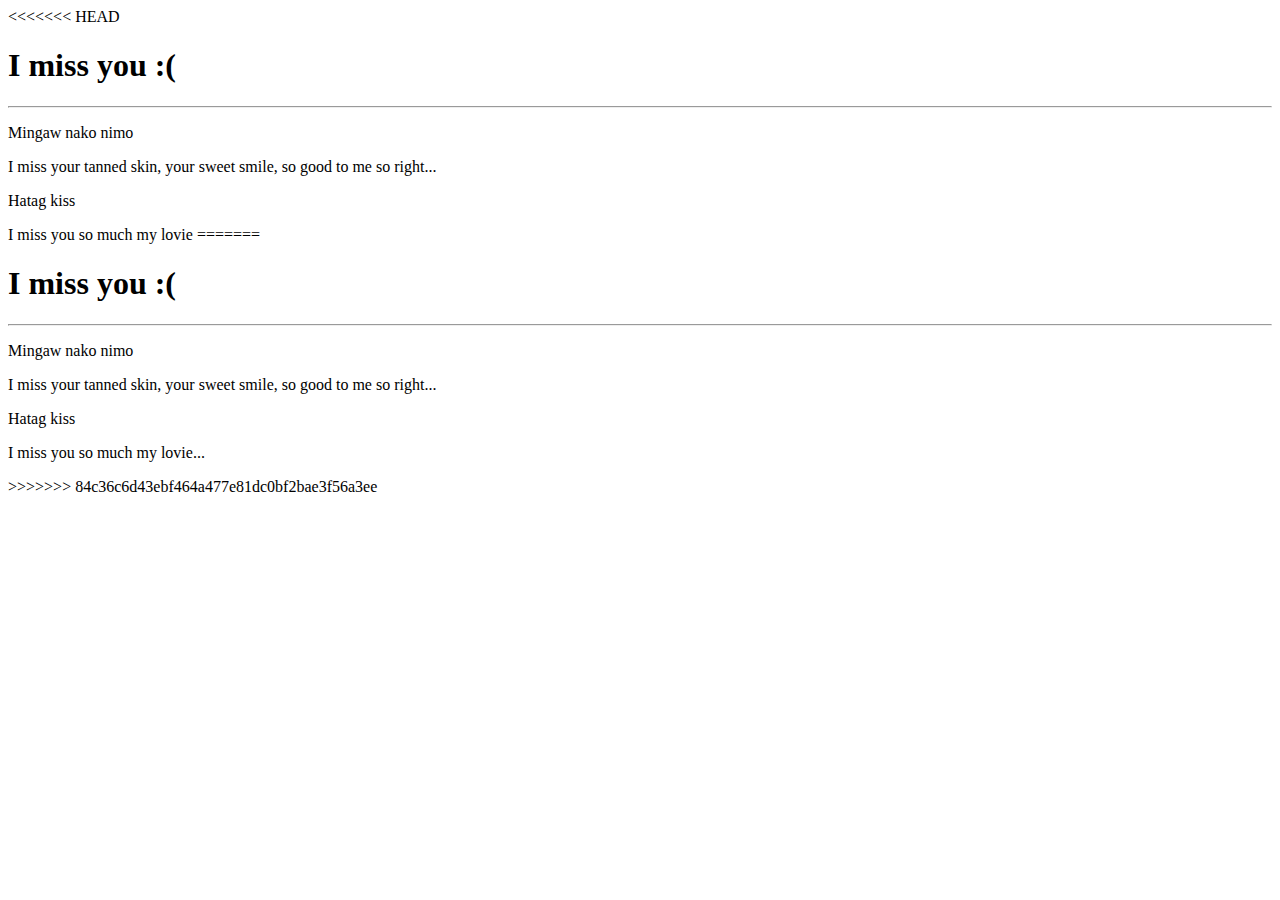
<file: index.html>
<<<<<<< HEAD
<!DOCTYPE html>

<html>

<head>
    <title>Yeaner 101</title>
</head>
<body>
    <h1>I miss you :( </h1>
    <hr>
    <p>Mingaw nako nimo</p>
    <p>I miss your tanned skin, your sweet smile, so good to me so right...</p>
    <p>Hatag kiss</p>
    <p>I miss you so much my lovie </3... </p>
</body>

=======
<!DOCTYPE html>

<html>

<head>
    <title>Yeaner 101</title>
</head>
<body>
    <h1>I miss you :( </h1>
    <hr>
    <p>Mingaw nako nimo</p>
    <p>I miss your tanned skin, your sweet smile, so good to me so right...</p>
    <p>Hatag kiss</p>
    <p>I miss you so much my lovie... </p>
</body>

>>>>>>> 84c36c6d43ebf464a477e81dc0bf2bae3f56a3ee
</html>
</file>
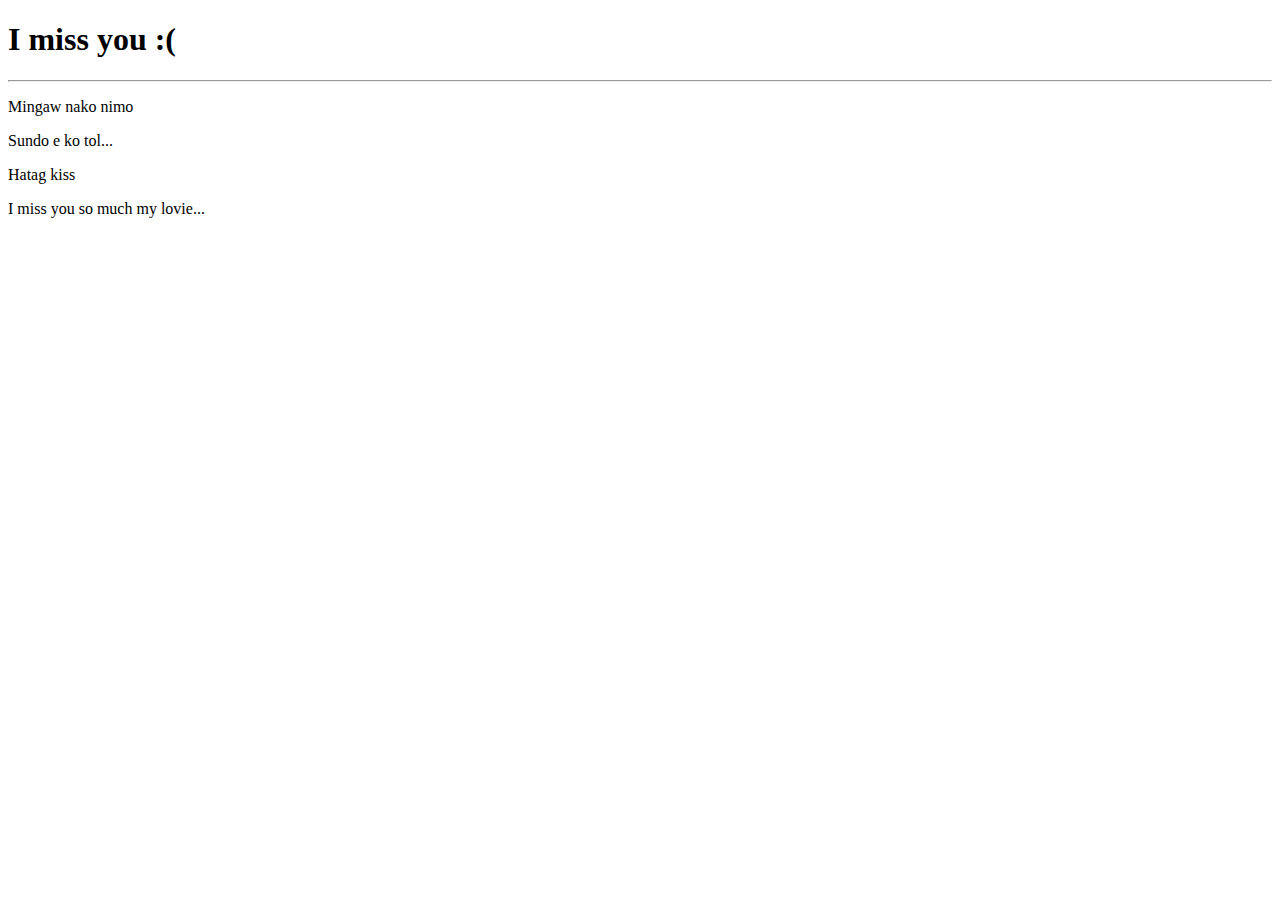
<file: website/index.html>
<!DOCTYPE html>

<html>

<head>
    <title>Yeaner 101</title>
</head>
<body>
    <h1>I miss you :( </h1>
    <hr>
    <p>Mingaw nako nimo</p>
    <p>Sundo e ko tol...</p>
    <p>Hatag kiss</p>
    <p>I miss you so much my lovie... </p>
</body>

</html>
</file>
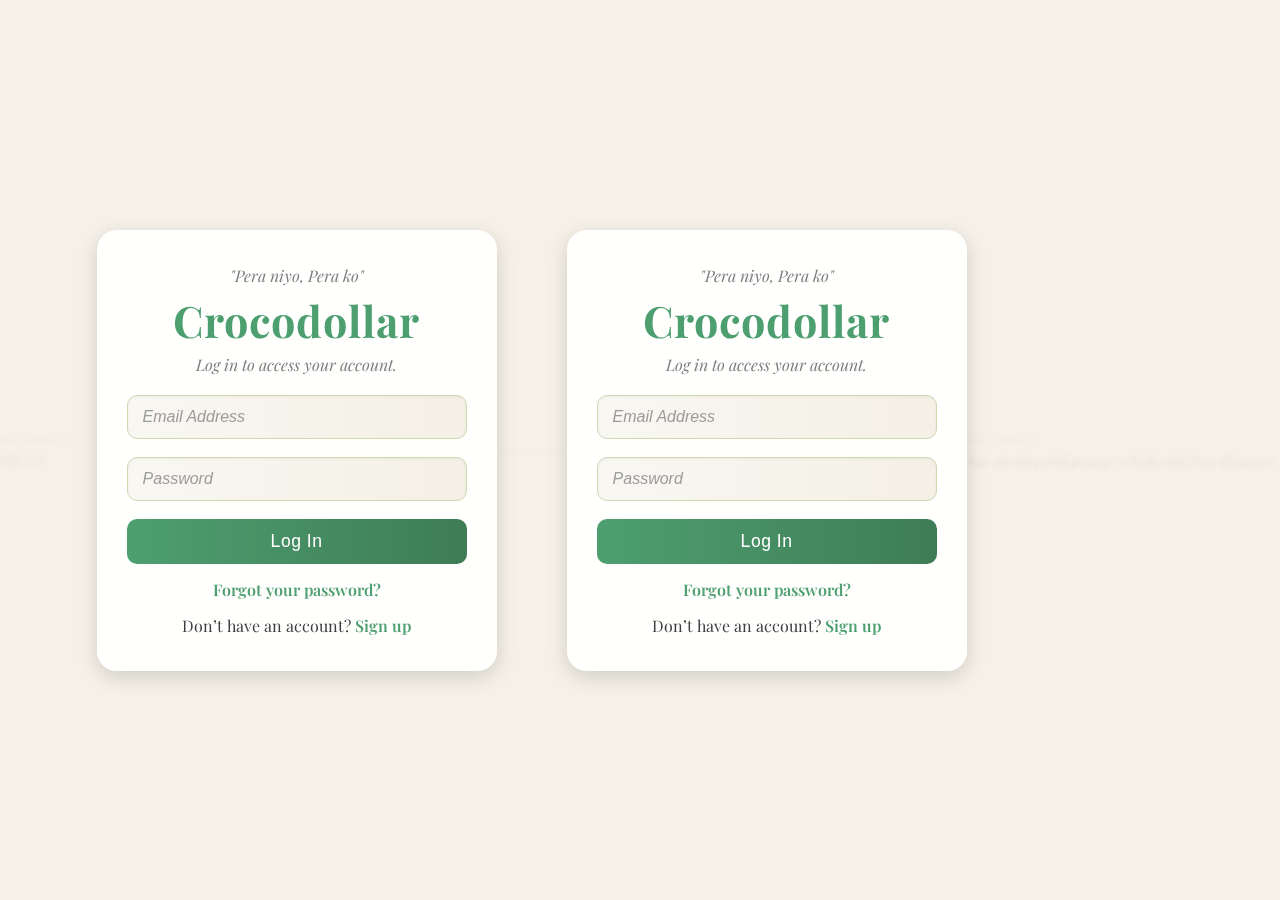
<file: website.html>
<<<<<<< HEAD
<!DOCTYPE html>
<html lang="en">
<head>
  <meta charset="UTF-8" />
  <meta name="viewport" content="width=device-width, initial-scale=1.0" />
  <title>Crocodollar - Access</title>

  <!-- Import Playfair Display font -->
  <link href="https://fonts.googleapis.com/css2?family=Playfair+Display:wght@400;600;700&display=swap" rel="stylesheet">

  <style>
    /* ==========================================
       FONT & COLOR VARIABLES
    =========================================== */
    :root {
      --green: #4e9f70;
      --green-dark: #3e7c56;
      --cream: #f4f0e6;
      --light-cream: #f9f7f2;
      --gray: #7d7d7d;
    }

    * {
      margin: 0;
      padding: 0;
      box-sizing: border-box;
    }

    /* ==========================================
       GLOBAL STYLES
    =========================================== */
    body {
      font-family: 'Playfair Display', serif;
      height: 100vh;
      display: flex;
      justify-content: center;
      align-items: center;
      overflow: hidden;
      position: relative;
      color: #3e3e3e;
      background: url('https://i.gifer.com/7efs.gif') center/cover no-repeat fixed;
    }

    body::before {
      content: "";
      position: absolute;
      inset: 0;
      background: rgba(244, 240, 230, 0.92);
      backdrop-filter: blur(2px);
      z-index: 0;
    }

    /* ==========================================
       CONTAINER
    =========================================== */
    .container {
      position: relative;
      z-index: 1;
      background-color: rgba(255, 255, 255, 0.95);
      padding: 35px 30px;
      border-radius: 20px;
      box-shadow: 0 6px 20px rgba(0, 0, 0, 0.15);
      width: 90%;
      max-width: 400px;
      text-align: center;
      transition: transform 0.3s ease, box-shadow 0.3s ease;
    }

    .container:hover {
      transform: translateY(-4px);
      box-shadow: 0 10px 25px rgba(0, 0, 0, 0.25);
    }

    /* ==========================================
       LOGO + MOTTO + SUBTITLE
    =========================================== */
    .motto {
      font-size: 1rem;
      color: var(--gray);
      margin-bottom: 5px;
      font-style: italic;
    }

    .logo {
      font-size: 2.7rem;
      font-weight: 700;
      color: var(--green);
      margin-bottom: 5px;
      letter-spacing: 1px;
    }

    .subtitle {
      font-size: 1rem;
      font-weight: 400;
      color: var(--gray);
      margin-bottom: 20px;
      font-style: italic;
    }

    /* ==========================================
       FORM BOX
    =========================================== */
    .form-box {
      animation: fadeIn 0.6s ease;
    }

    .hidden {
      display: none;
    }

    @keyframes fadeIn {
      from { opacity: 0; transform: translateY(10px); }
      to { opacity: 1; transform: translateY(0); }
    }

    form {
      display: flex;
      flex-direction: column;
      gap: 18px;
      width: 100%;
    }

    input {
      padding: 12px 15px;
      font-size: 1rem;
      color: #3e3e3e;
      background: linear-gradient(to right, var(--light-cream), var(--cream));
      border: 1px solid #d0d8b2;
      border-radius: 10px;
      outline: none;
      transition: all 0.3s ease;
      box-shadow: inset 0 1px 3px rgba(0, 0, 0, 0.05);
    }

    input::placeholder {
      color: #9b9b9b;
      font-style: italic;
    }

    input:focus {
      border-color: var(--green);
      box-shadow: 0 0 8px rgba(78, 159, 112, 0.3);
      background: #fff;
    }

    button {
      padding: 12px;
      font-size: 1.1rem;
      color: white;
      background: linear-gradient(to right, var(--green), var(--green-dark));
      border: none;
      border-radius: 10px;
      cursor: pointer;
      transition: all 0.3s ease;
      letter-spacing: 0.5px;
    }

    button:hover {
      background: linear-gradient(to right, var(--green-dark), var(--green));
      transform: scale(1.03);
      box-shadow: 0 4px 12px rgba(78, 159, 112, 0.3);
    }

    /* ==========================================
       LINKS + TERMS
    =========================================== */
    .forgot-password, .signup-box {
      text-align: center;
      margin-top: 15px;
    }

    .forgot-password a, .signup-box a {
      color: var(--green);
      text-decoration: none;
      font-weight: 600;
      transition: color 0.3s ease, text-shadow 0.3s ease;
    }

    .forgot-password a:hover, .signup-box a:hover {
      color: var(--green-dark);
      text-shadow: 0 0 6px rgba(78, 159, 112, 0.3);
    }

    .terms {
      font-size: 0.85rem;
      color: var(--gray);
      text-align: center;
      margin-top: 15px;
      line-height: 1.5;
    }

    .terms a {
      color: var(--green);
      text-decoration: none;
      font-weight: 600;
    }

    .terms a:hover {
      color: var(--green-dark);
    }

    /* ==========================================
       RESPONSIVE DESIGN
    =========================================== */
    @media (max-width: 480px) {
      .logo { font-size: 2.2rem; }
      .subtitle { font-size: 0.95rem; }
      button { font-size: 1rem; }
      .container { padding: 25px 20px; }
    }
  </style>
</head>
<body>
  <div class="container">
    <p class="motto">"Pera niyo, Pera ko"</p>
    <h1 class="logo">Crocodollar</h1>

    <!-- LOGIN FORM -->
    <div class="form-box" id="login-form">
      <p class="subtitle">Log in to access your account.</p>
      <form>
        <input type="email" placeholder="Email Address" required />
        <input type="password" placeholder="Password" required />
        <button type="submit">Log In</button>
      </form>
      <p class="forgot-password"><a href="#">Forgot your password?</a></p>
      <div class="signup-box">
        Don’t have an account? <a href="#" id="show-signup">Sign up</a>
      </div>
    </div>

    <!-- SIGN-UP FORM -->
    <div class="form-box hidden" id="signup-form">
      <p class="subtitle">Create your account to get started.</p>
      <form>
        <input type="text" placeholder="Full Name" required />
        <input type="email" placeholder="Email Address" required />
        <input type="password" placeholder="Password" required />
        <input type="password" placeholder="Confirm Password" required />
        <button type="submit">Sign Up</button>
      </form>
      <p class="terms">
        By signing up, you agree to our
        <a href="#">Terms</a>, <a href="#">Privacy Policy</a>, and
        <a href="#">Cookies Policy</a>.
      </p>
      <div class="signup-box">
        Already have an account? <a href="#" id="show-login">Log in</a>
      </div>
    </div>
  </div>

  <script>
    // Toggle between Login and Sign Up forms
    const loginForm = document.getElementById("login-form");
    const signupForm = document.getElementById("signup-form");
    const showSignup = document.getElementById("show-signup");
    const showLogin = document.getElementById("show-login");

    showSignup.addEventListener("click", (e) => {
      e.preventDefault();
      loginForm.classList.add("hidden");
      signupForm.classList.remove("hidden");
    });

    showLogin.addEventListener("click", (e) => {
      e.preventDefault();
      signupForm.classList.add("hidden");
      loginForm.classList.remove("hidden");
    });
  </script>
</body>
</html>

=======
<!DOCTYPE html>
<html lang="en">
<head>
  <meta charset="UTF-8" />
  <meta name="viewport" content="width=device-width, initial-scale=1.0" />
  <title>Crocodollar - Access</title>

  <!-- Import Playfair Display font -->
  <link href="https://fonts.googleapis.com/css2?family=Playfair+Display:wght@400;600;700&display=swap" rel="stylesheet">

  <style>
    /* ==========================================
       FONT & COLOR VARIABLES
    =========================================== */
    :root {
      --green: #4e9f70;
      --green-dark: #3e7c56;
      --cream: #f4f0e6;
      --light-cream: #f9f7f2;
      --gray: #7d7d7d;
    }

    * {
      margin: 0;
      padding: 0;
      box-sizing: border-box;
    }

    /* ==========================================
       GLOBAL STYLES
    =========================================== */
    body {
      font-family: 'Playfair Display', serif;
      height: 100vh;
      display: flex;
      justify-content: center;
      align-items: center;
      overflow: hidden;
      position: relative;
      color: #3e3e3e;
      background: url('https://i.gifer.com/7efs.gif') center/cover no-repeat fixed;
    }

    body::before {
      content: "";
      position: absolute;
      inset: 0;
      background: rgba(244, 240, 230, 0.92);
      backdrop-filter: blur(2px);
      z-index: 0;
    }

    /* ==========================================
       CONTAINER
    =========================================== */
    .container {
      position: relative;
      z-index: 1;
      background-color: rgba(255, 255, 255, 0.95);
      padding: 35px 30px;
      border-radius: 20px;
      box-shadow: 0 6px 20px rgba(0, 0, 0, 0.15);
      width: 90%;
      max-width: 400px;
      text-align: center;
      transition: transform 0.3s ease, box-shadow 0.3s ease;
    }

    .container:hover {
      transform: translateY(-4px);
      box-shadow: 0 10px 25px rgba(0, 0, 0, 0.25);
    }

    /* ==========================================
       LOGO + MOTTO + SUBTITLE
    =========================================== */
    .motto {
      font-size: 1rem;
      color: var(--gray);
      margin-bottom: 5px;
      font-style: italic;
    }

    .logo {
      font-size: 2.7rem;
      font-weight: 700;
      color: var(--green);
      margin-bottom: 5px;
      letter-spacing: 1px;
    }

    .subtitle {
      font-size: 1rem;
      font-weight: 400;
      color: var(--gray);
      margin-bottom: 20px;
      font-style: italic;
    }

    /* ==========================================
       FORM BOX
    =========================================== */
    .form-box {
      animation: fadeIn 0.6s ease;
    }

    .hidden {
      display: none;
    }

    @keyframes fadeIn {
      from { opacity: 0; transform: translateY(10px); }
      to { opacity: 1; transform: translateY(0); }
    }

    form {
      display: flex;
      flex-direction: column;
      gap: 18px;
      width: 100%;
    }

    input {
      padding: 12px 15px;
      font-size: 1rem;
      color: #3e3e3e;
      background: linear-gradient(to right, var(--light-cream), var(--cream));
      border: 1px solid #d0d8b2;
      border-radius: 10px;
      outline: none;
      transition: all 0.3s ease;
      box-shadow: inset 0 1px 3px rgba(0, 0, 0, 0.05);
    }

    input::placeholder {
      color: #9b9b9b;
      font-style: italic;
    }

    input:focus {
      border-color: var(--green);
      box-shadow: 0 0 8px rgba(78, 159, 112, 0.3);
      background: #fff;
    }

    button {
      padding: 12px;
      font-size: 1.1rem;
      color: white;
      background: linear-gradient(to right, var(--green), var(--green-dark));
      border: none;
      border-radius: 10px;
      cursor: pointer;
      transition: all 0.3s ease;
      letter-spacing: 0.5px;
    }

    button:hover {
      background: linear-gradient(to right, var(--green-dark), var(--green));
      transform: scale(1.03);
      box-shadow: 0 4px 12px rgba(78, 159, 112, 0.3);
    }

    /* ==========================================
       LINKS + TERMS
    =========================================== */
    .forgot-password, .signup-box {
      text-align: center;
      margin-top: 15px;
    }

    .forgot-password a, .signup-box a {
      color: var(--green);
      text-decoration: none;
      font-weight: 600;
      transition: color 0.3s ease, text-shadow 0.3s ease;
    }

    .forgot-password a:hover, .signup-box a:hover {
      color: var(--green-dark);
      text-shadow: 0 0 6px rgba(78, 159, 112, 0.3);
    }

    .terms {
      font-size: 0.85rem;
      color: var(--gray);
      text-align: center;
      margin-top: 15px;
      line-height: 1.5;
    }

    .terms a {
      color: var(--green);
      text-decoration: none;
      font-weight: 600;
    }

    .terms a:hover {
      color: var(--green-dark);
    }

    /* ==========================================
       RESPONSIVE DESIGN
    =========================================== */
    @media (max-width: 480px) {
      .logo { font-size: 2.2rem; }
      .subtitle { font-size: 0.95rem; }
      button { font-size: 1rem; }
      .container { padding: 25px 20px; }
    }
  </style>
</head>
<body>
  <div class="container">
    <p class="motto">"Pera niyo, Pera ko"</p>
    <h1 class="logo">Crocodollar</h1>

    <!-- LOGIN FORM -->
    <div class="form-box" id="login-form">
      <p class="subtitle">Log in to access your account.</p>
      <form>
        <input type="email" placeholder="Email Address" required />
        <input type="password" placeholder="Password" required />
        <button type="submit">Log In</button>
      </form>
      <p class="forgot-password"><a href="#">Forgot your password?</a></p>
      <div class="signup-box">
        Don’t have an account? <a href="#" id="show-signup">Sign up</a>
      </div>
    </div>

    <!-- SIGN-UP FORM -->
    <div class="form-box hidden" id="signup-form">
      <p class="subtitle">Create your account to get started.</p>
      <form>
        <input type="text" placeholder="Full Name" required />
        <input type="email" placeholder="Email Address" required />
        <input type="password" placeholder="Password" required />
        <input type="password" placeholder="Confirm Password" required />
        <button type="submit">Sign Up</button>
      </form>
      <p class="terms">
        By signing up, you agree to our
        <a href="#">Terms</a>, <a href="#">Privacy Policy</a>, and
        <a href="#">Cookies Policy</a>.
      </p>
      <div class="signup-box">
        Already have an account? <a href="#" id="show-login">Log in</a>
      </div>
    </div>
  </div>

  <script>
    // Toggle between Login and Sign Up forms
    const loginForm = document.getElementById("login-form");
    const signupForm = document.getElementById("signup-form");
    const showSignup = document.getElementById("show-signup");
    const showLogin = document.getElementById("show-login");

    showSignup.addEventListener("click", (e) => {
      e.preventDefault();
      loginForm.classList.add("hidden");
      signupForm.classList.remove("hidden");
    });

    showLogin.addEventListener("click", (e) => {
      e.preventDefault();
      signupForm.classList.add("hidden");
      loginForm.classList.remove("hidden");
    });
  </script>
</body>
</html>

>>>>>>> 84c36c6d43ebf464a477e81dc0bf2bae3f56a3ee
</file>
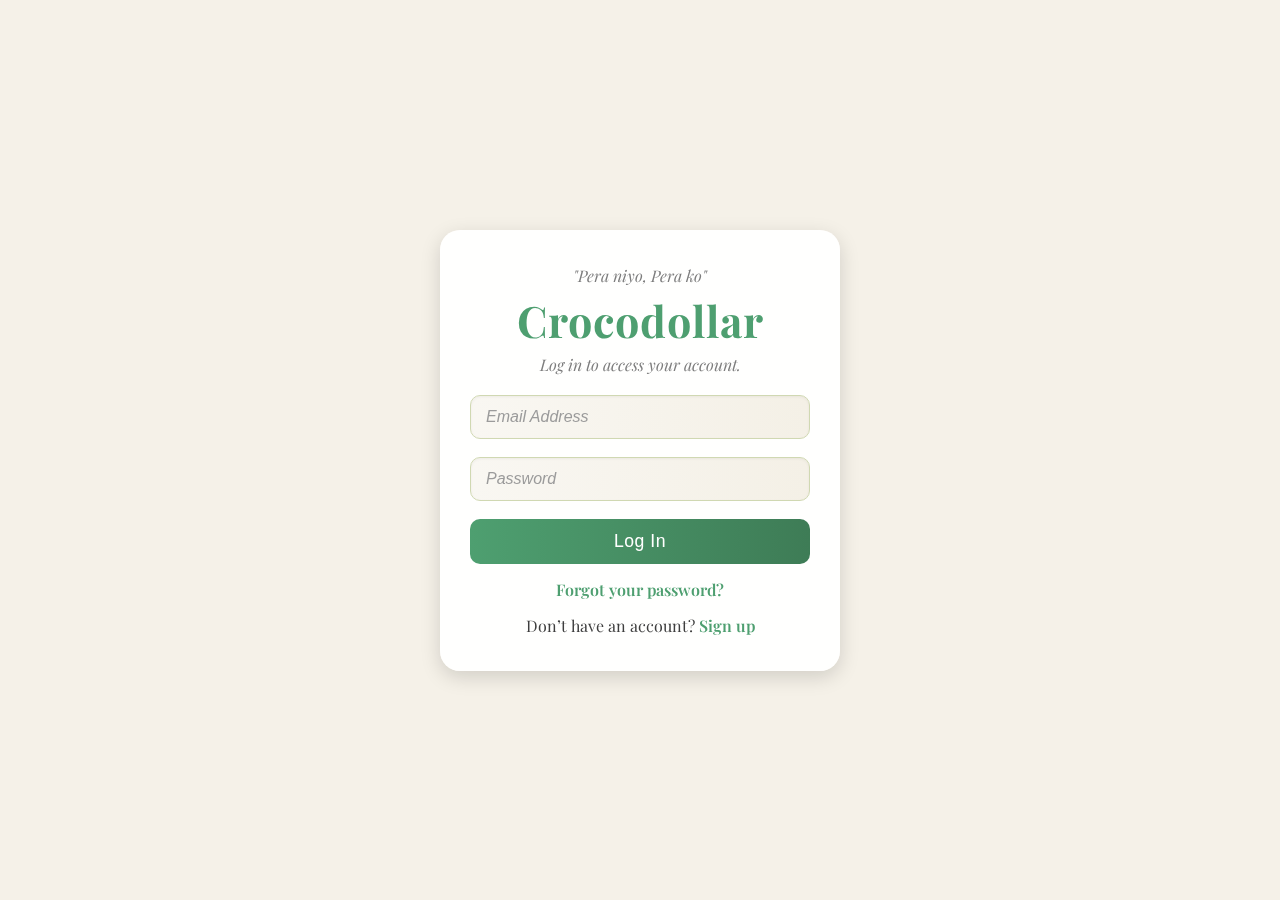
<file: website/website.html>
<!DOCTYPE html>
<html lang="en">
<head>
  <meta charset="UTF-8" />
  <meta name="viewport" content="width=device-width, initial-scale=1.0" />
  <title>Crocodollar - Access</title>

  <!-- Import Playfair Display font -->
  <link href="https://fonts.googleapis.com/css2?family=Playfair+Display:wght@400;600;700&display=swap" rel="stylesheet">

  <style>
    /* ==========================================
       FONT & COLOR VARIABLES
    =========================================== */
    :root {
      --green: #4e9f70;
      --green-dark: #3e7c56;
      --cream: #f4f0e6;
      --light-cream: #f9f7f2;
      --gray: #7d7d7d;
    }

    * {
      margin: 0;
      padding: 0;
      box-sizing: border-box;
    }

    /* ==========================================
       GLOBAL STYLES
    =========================================== */
    body {
      font-family: 'Playfair Display', serif;
      height: 100vh;
      display: flex;
      justify-content: center;
      align-items: center;
      overflow: hidden;
      position: relative;
      color: #3e3e3e;
      background: url('https://i.gifer.com/7efs.gif') center/cover no-repeat fixed;
    }

    body::before {
      content: "";
      position: absolute;
      inset: 0;
      background: rgba(244, 240, 230, 0.92);
      backdrop-filter: blur(2px);
      z-index: 0;
    }

    /* ==========================================
       CONTAINER
    =========================================== */
    .container {
      position: relative;
      z-index: 1;
      background-color: rgba(255, 255, 255, 0.95);
      padding: 35px 30px;
      border-radius: 20px;
      box-shadow: 0 6px 20px rgba(0, 0, 0, 0.15);
      width: 90%;
      max-width: 400px;
      text-align: center;
      transition: transform 0.3s ease, box-shadow 0.3s ease;
    }

    .container:hover {
      transform: translateY(-4px);
      box-shadow: 0 10px 25px rgba(0, 0, 0, 0.25);
    }

    /* ==========================================
       LOGO + MOTTO + SUBTITLE
    =========================================== */
    .motto {
      font-size: 1rem;
      color: var(--gray);
      margin-bottom: 5px;
      font-style: italic;
    }

    .logo {
      font-size: 2.7rem;
      font-weight: 700;
      color: var(--green);
      margin-bottom: 5px;
      letter-spacing: 1px;
    }

    .subtitle {
      font-size: 1rem;
      font-weight: 400;
      color: var(--gray);
      margin-bottom: 20px;
      font-style: italic;
    }

    /* ==========================================
       FORM BOX
    =========================================== */
    .form-box {
      animation: fadeIn 0.6s ease;
    }

    .hidden {
      display: none;
    }

    @keyframes fadeIn {
      from { opacity: 0; transform: translateY(10px); }
      to { opacity: 1; transform: translateY(0); }
    }

    form {
      display: flex;
      flex-direction: column;
      gap: 18px;
      width: 100%;
    }

    input {
      padding: 12px 15px;
      font-size: 1rem;
      color: #3e3e3e;
      background: linear-gradient(to right, var(--light-cream), var(--cream));
      border: 1px solid #d0d8b2;
      border-radius: 10px;
      outline: none;
      transition: all 0.3s ease;
      box-shadow: inset 0 1px 3px rgba(0, 0, 0, 0.05);
    }

    input::placeholder {
      color: #9b9b9b;
      font-style: italic;
    }

    input:focus {
      border-color: var(--green);
      box-shadow: 0 0 8px rgba(78, 159, 112, 0.3);
      background: #fff;
    }

    button {
      padding: 12px;
      font-size: 1.1rem;
      color: white;
      background: linear-gradient(to right, var(--green), var(--green-dark));
      border: none;
      border-radius: 10px;
      cursor: pointer;
      transition: all 0.3s ease;
      letter-spacing: 0.5px;
    }

    button:hover {
      background: linear-gradient(to right, var(--green-dark), var(--green));
      transform: scale(1.03);
      box-shadow: 0 4px 12px rgba(78, 159, 112, 0.3);
    }

    /* ==========================================
       LINKS + TERMS
    =========================================== */
    .forgot-password, .signup-box {
      text-align: center;
      margin-top: 15px;
    }

    .forgot-password a, .signup-box a {
      color: var(--green);
      text-decoration: none;
      font-weight: 600;
      transition: color 0.3s ease, text-shadow 0.3s ease;
    }

    .forgot-password a:hover, .signup-box a:hover {
      color: var(--green-dark);
      text-shadow: 0 0 6px rgba(78, 159, 112, 0.3);
    }

    .terms {
      font-size: 0.85rem;
      color: var(--gray);
      text-align: center;
      margin-top: 15px;
      line-height: 1.5;
    }

    .terms a {
      color: var(--green);
      text-decoration: none;
      font-weight: 600;
    }

    .terms a:hover {
      color: var(--green-dark);
    }

    /* ==========================================
       RESPONSIVE DESIGN
    =========================================== */
    @media (max-width: 480px) {
      .logo { font-size: 2.2rem; }
      .subtitle { font-size: 0.95rem; }
      button { font-size: 1rem; }
      .container { padding: 25px 20px; }
    }
  </style>
</head>
<body>
  <div class="container">
    <p class="motto">"Pera niyo, Pera ko"</p>
    <h1 class="logo">Crocodollar</h1>

    <!-- LOGIN FORM -->
    <div class="form-box" id="login-form">
      <p class="subtitle">Log in to access your account.</p>
      <form>
        <input type="email" placeholder="Email Address" required />
        <input type="password" placeholder="Password" required />
        <button type="submit">Log In</button>
      </form>
      <p class="forgot-password"><a href="#">Forgot your password?</a></p>
      <div class="signup-box">
        Don’t have an account? <a href="#" id="show-signup">Sign up</a>
      </div>
    </div>

    <!-- SIGN-UP FORM -->
    <div class="form-box hidden" id="signup-form">
      <p class="subtitle">Create your account to get started.</p>
      <form>
        <input type="text" placeholder="Full Name" required />
        <input type="email" placeholder="Email Address" required />
        <input type="password" placeholder="Password" required />
        <input type="password" placeholder="Confirm Password" required />
        <button type="submit">Sign Up</button>
      </form>
      <p class="terms">
        By signing up, you agree to our
        <a href="#">Terms</a>, <a href="#">Privacy Policy</a>, and
        <a href="#">Cookies Policy</a>.
      </p>
      <div class="signup-box">
        Already have an account? <a href="#" id="show-login">Log in</a>
      </div>
    </div>
  </div>

  <script>
    // Toggle between Login and Sign Up forms
    const loginForm = document.getElementById("login-form");
    const signupForm = document.getElementById("signup-form");
    const showSignup = document.getElementById("show-signup");
    const showLogin = document.getElementById("show-login");

    showSignup.addEventListener("click", (e) => {
      e.preventDefault();
      loginForm.classList.add("hidden");
      signupForm.classList.remove("hidden");
    });

    showLogin.addEventListener("click", (e) => {
      e.preventDefault();
      signupForm.classList.add("hidden");
      loginForm.classList.remove("hidden");
    });
  </script>
</body>
</html>
</file>
